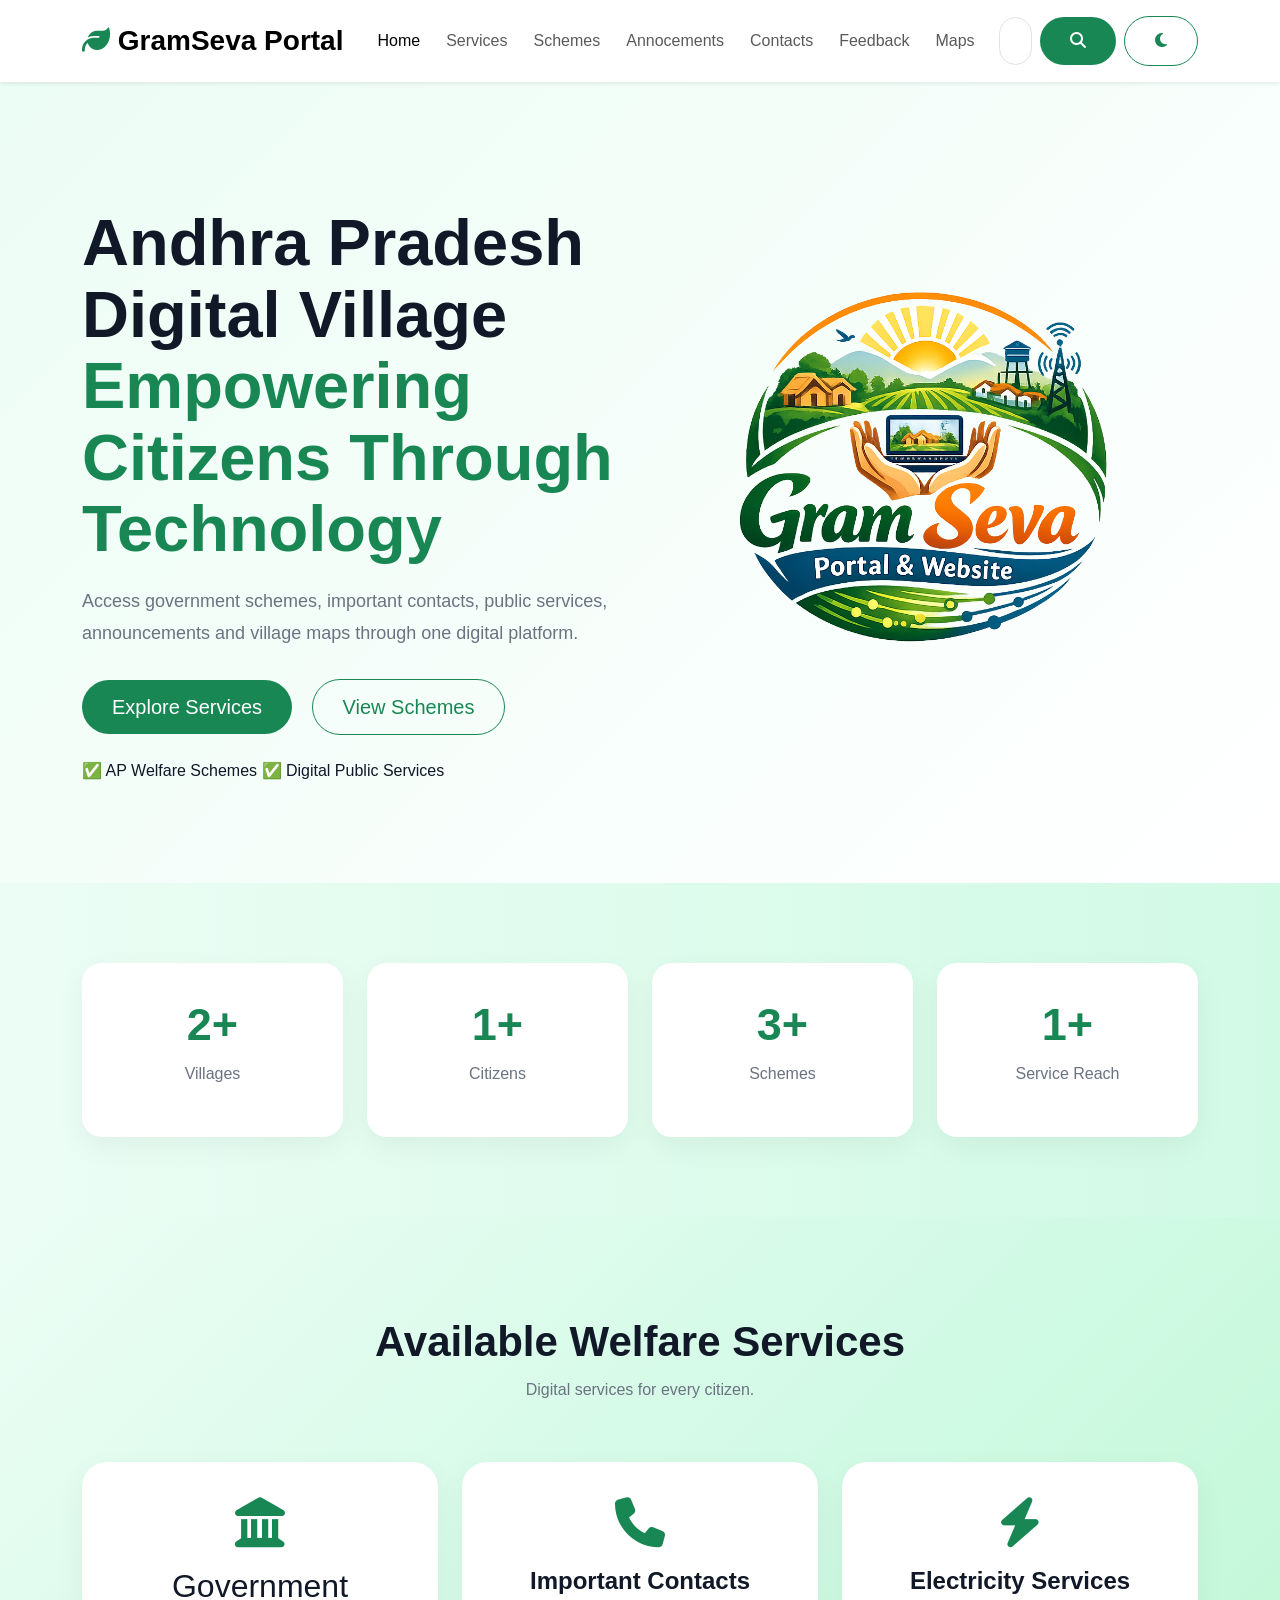
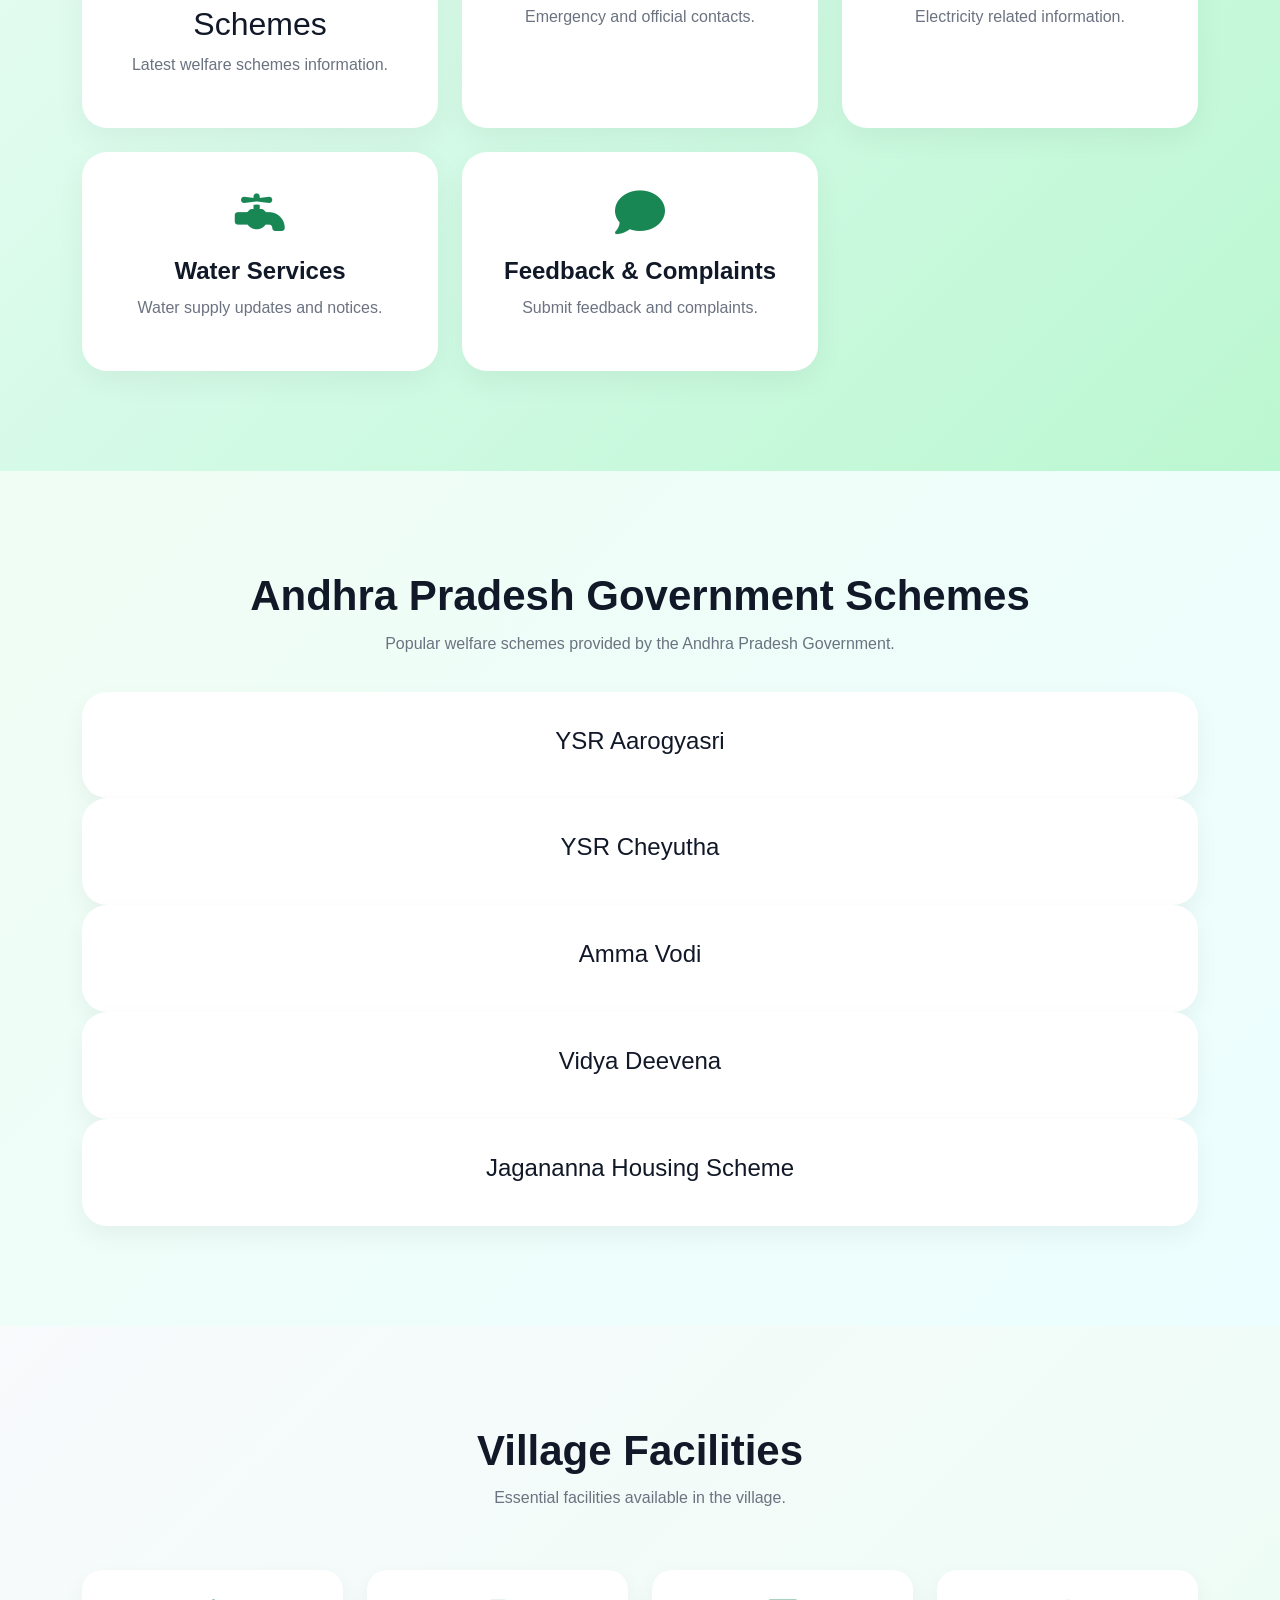
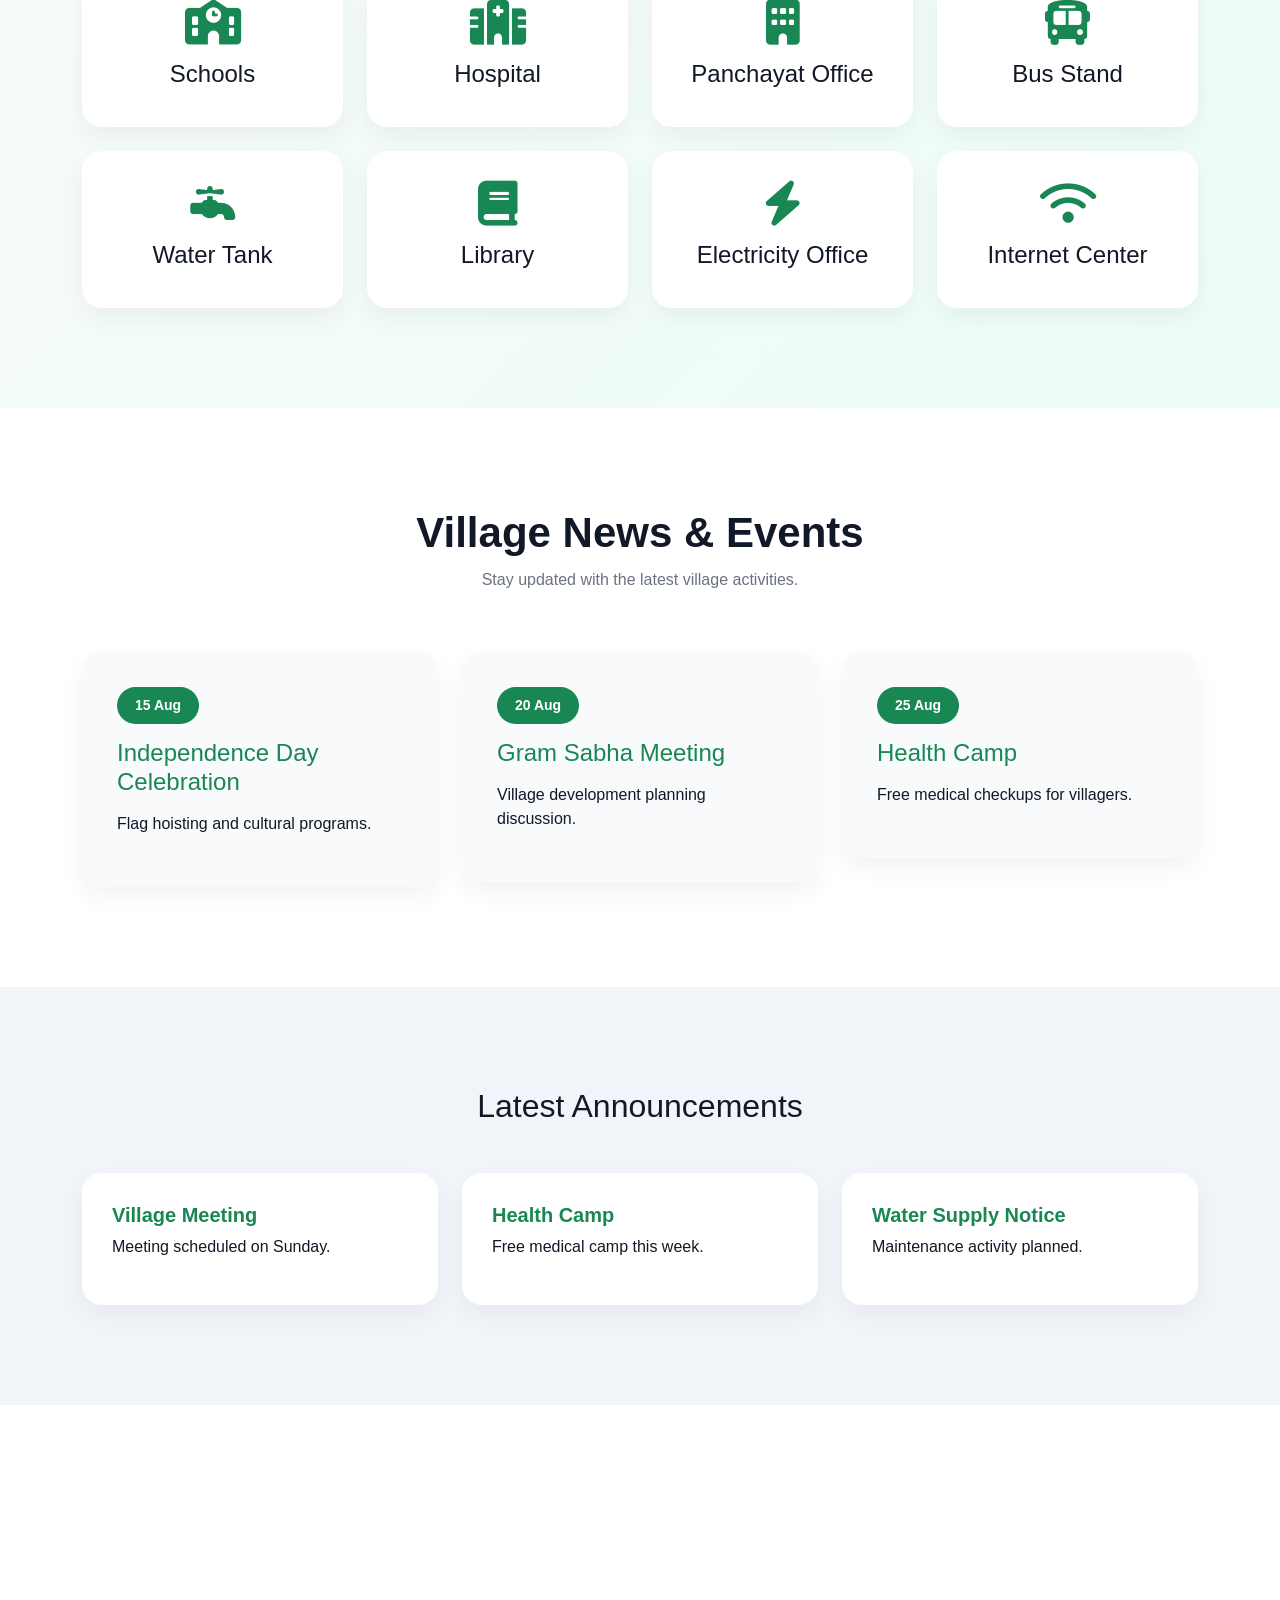
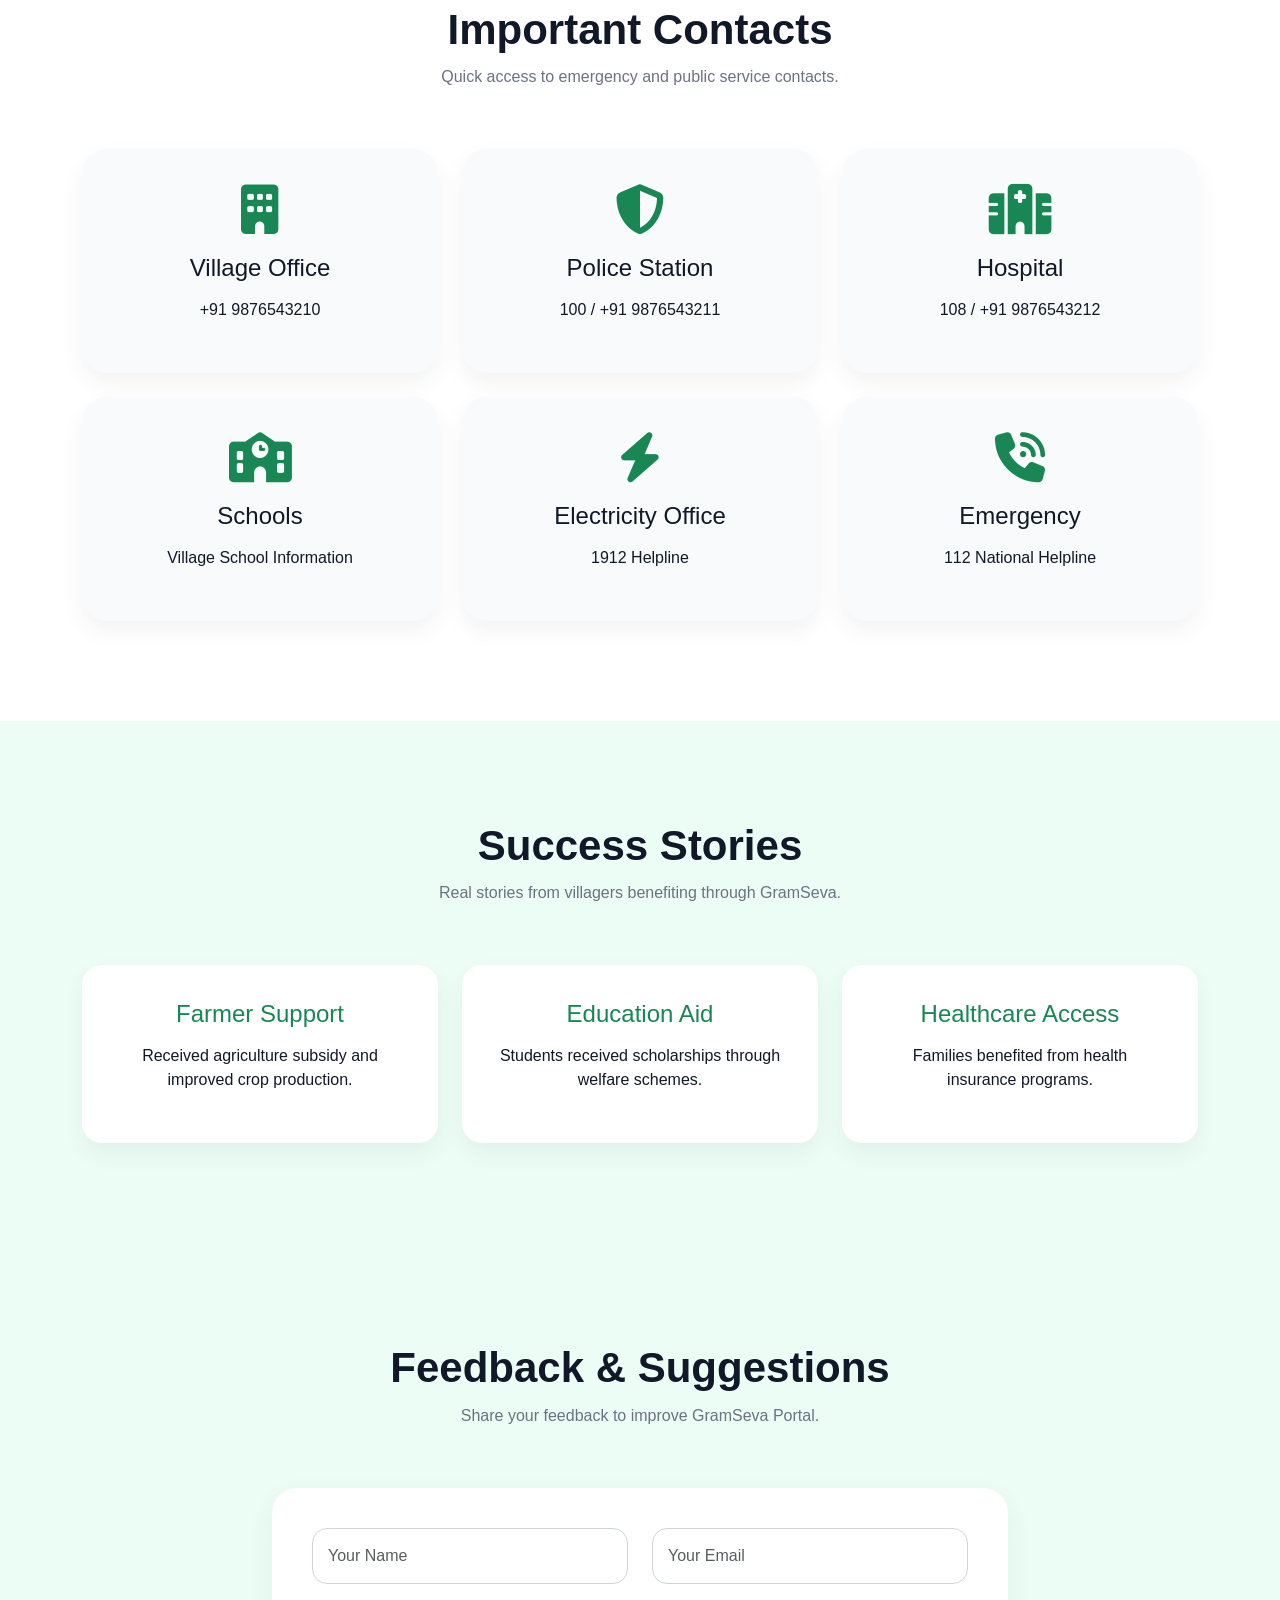
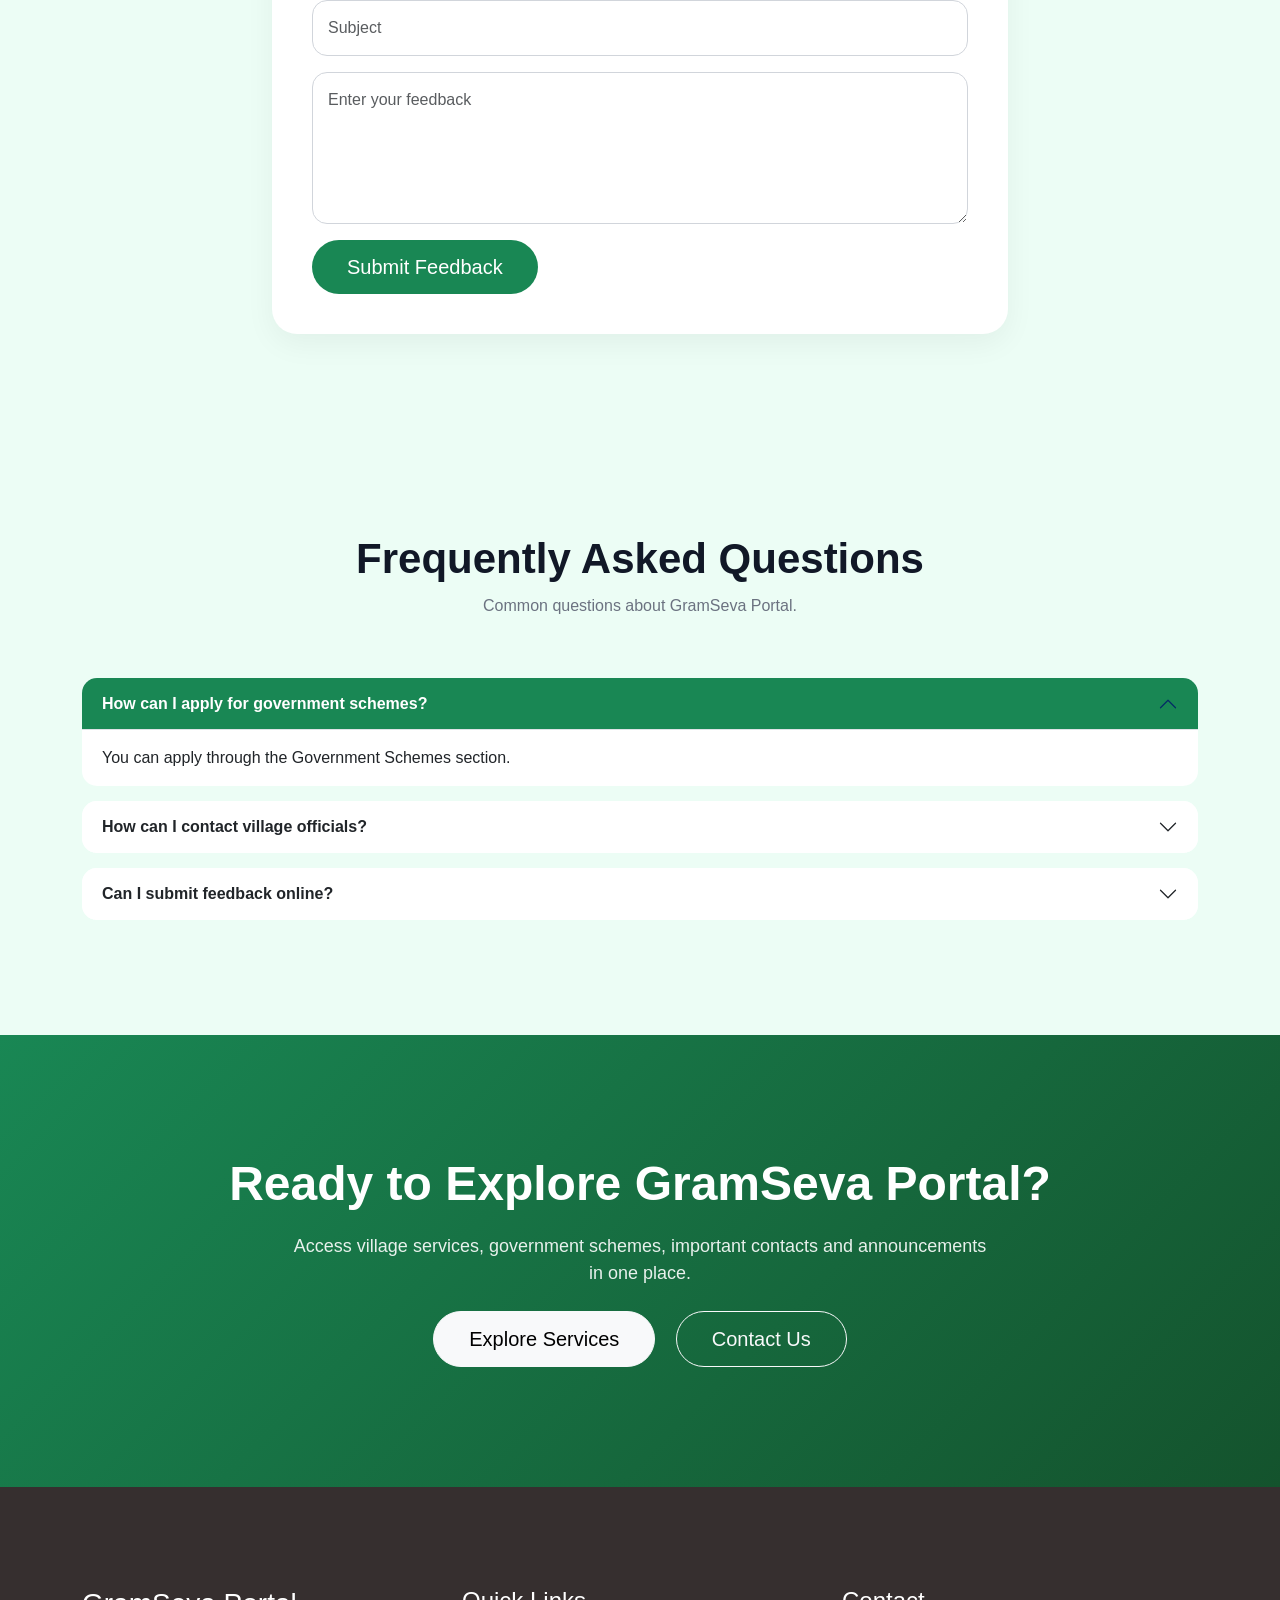
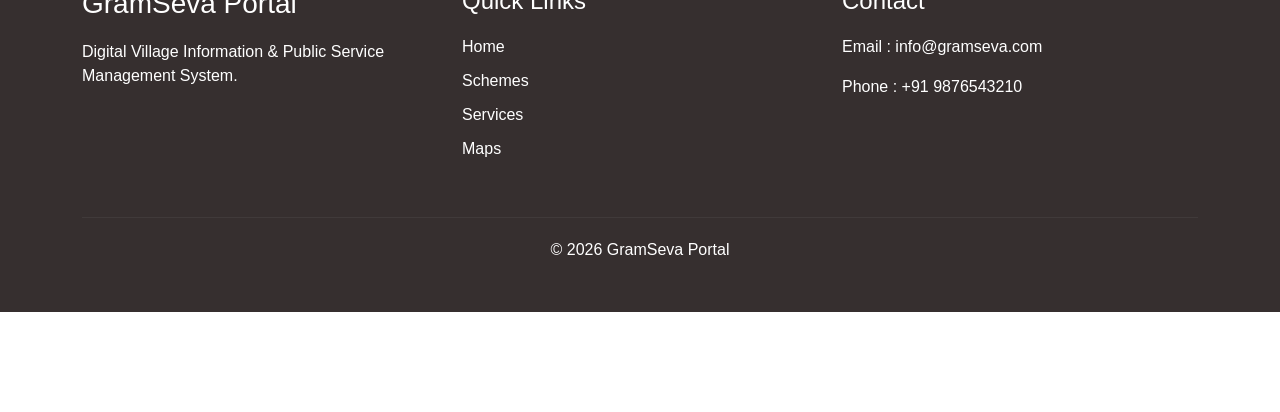
<file: index.html>
<!DOCTYPE html>
<html lang="en">
<head>
<meta charset="UTF-8">
<meta name="viewport" content="width=device-width, initial-scale=1.0">

<title>GramSeva Portal</title>

<link href="https://cdn.jsdelivr.net/npm/bootstrap@5.3.3/dist/css/bootstrap.min.css" rel="stylesheet">

<link rel="stylesheet"
href="https://cdnjs.cloudflare.com/ajax/libs/font-awesome/6.5.1/css/all.min.css">

<link rel="stylesheet" href="css/style.css">

</head>

<body>
    <div id="progressBar"></div>
    <div id="loader">
    <div class="spinner"></div>
</div>

<!-- NAVBAR -->

<nav class="navbar navbar-expand-lg navbar-light bg-white sticky-top shadow-sm">
<div class="container">

<a class="navbar-brand fw-bold" href="#">
<i class="fas fa-leaf text-success"></i>
GramSeva Portal
</a>

<button class="navbar-toggler" type="button"
data-bs-toggle="collapse"
data-bs-target="#navbarNav">

<span class="navbar-toggler-icon"></span>

</button>

<div class="collapse navbar-collapse" id="navbarNav">

<ul class="navbar-nav ms-auto">

<li class="nav-item">
<a class="nav-link active" href="#home">Home</a>
</li>

<li class="nav-item">
<a class="nav-link" href="#services">Services</a>
</li>

<li class="nav-item">
<a class="nav-link" href="#schemes">Schemes</a>
</li>

<li class="nav-item">
<a class="nav-link" href="#annocements">Annocements</a>
</li>


<li class="nav-item">
<a class="nav-link" href="#contacts">Contacts</a>
</li>

<li class="nav-item">
<a class="nav-link" href="#feedback">Feedback</a>
</li>

<a class="nav-link"
href="https://www.google.com/maps/place/Andhra+Pradesh"
target="_blank">
Maps
</a>

</ul>
<!-- ................................... -->
<form class="d-flex ms-3">
    <input
        class="form-control me-2"
        type="search"
        placeholder="Search Schemes">
        
    <button class="btn btn-success">
        <i class="fas fa-search"></i>
    </button>
</form>
<!-- theme work -->

<button id="themeToggle"
class="btn btn-outline-success ms-2">
<i class="fas fa-moon"></i>
</button>

</div>

</div>
</nav>

<!-- HERO -->
<section class="hero-section" id="home">

<div class="container">

<div class="row align-items-center">

<div class="col-lg-6">

<!-- <span class="hero-badge">
Digital Village Information System
</span> -->

<h1 class="hero-title">

Andhra Pradesh Digital Village 

<br>

<span>Empowering Citizens Through Technology</span>

</h1>

<p class="hero-text">

Access government schemes,
important contacts,
public services,
announcements and village maps
through one digital platform.

</p>

<div class="hero-buttons">

<a href="#" class="btn btn-success btn-lg">
Explore Services
</a>

<a href="#" class="btn btn-outline-success btn-lg">
View Schemes
</a>
<div class="hero-features mt-4">

<!-- <span>✅ 26 Districts</span> -->

<span>✅ AP Welfare Schemes</span>

<span>✅ Digital Public Services</span>

</div>

</div>

</div>

<div class="col-lg-6 text-center">

<img src="images/logo.png"
class="img-fluid">

</div>

</div>

</div>

</section>

<!-- <a class="navbar-brand fw-bold" href="#">
    <img src="images/logo.png"
         width="45"
         height="45"
         class="me-2">
    <centre>GramSeva Portal</centre>
</a> -->

<!-- STATS -->
<section class="stats-section">

<div class="container">

<div class="row g-4">

<div class="col-md-3">
<div class="stat-card">
<h2>120+</h2>
<p>Villages</p>
</div>
</div>

<div class="col-md-3">
<div class="stat-card">
<h2>25K+</h2>
<p>Citizens</p>
</div>
</div>

<div class="col-md-3">
<div class="stat-card">
<h2>300+</h2>
<p>Schemes</p>
</div>
</div>

<div class="col-md-3">
<div class="stat-card">
<h2>95%</h2>
<p>Service Reach</p>
</div>
</div>

</div>

</div>

</section>

<!-- WHAT WE PROVIDE -->

<section class="services-section" id="services">

<div class="container">

<div class="section-title">

<h2>
<a href="schemes.html" class="heading-link">
Available Welfare Services
</a>
</h2>

<p>
Digital services for every citizen.
</p>

</div>

<div class="row g-4">

<div class="col-md-4">

<div class="service-card">

<i class="fas fa-landmark"></i>

<h2>
    <a href="schemes.html" class="scheme-heading">
        Government Schemes
    </a>
</h2>
<p>
Latest welfare schemes information.
</p>

</div>

</div>

<!-- <div class="col-md-4"></div>

<div class="service-card"

onclick="window.open('https:https://www.google.com/maps/dir/Obulampalle,+Andhra+Pradesh+518543/Kadapa,+Andhra+Pradesh/@14.8108929,78.3294485,10z/data=!4m13!4m12!1m5!1m1!1s0x3bb45de9e7a086e3:0xcee65adc4a5f68c8!2m2!1d78.5506219!2d15.1355988!1m5!1m1!1s0x3bb37210d4f26f87:0xaf158859a18a02a0!2m2!1d78.8241068!2d14.4698779?entry=ttu&g_ep=EgoyMDI2MDYwMS4wIKXMDSoASAFQAw%3D%3D','_blank')">

<i class="fas fa-map-marked-alt"></i>

<h4>Village Map</h4>

<p>View village location and map details.</p>

</div> -->

<div class="col-md-4">

<div class="service-card">

<i class="fas fa-phone"></i>

<h4>Important Contacts</h4>

<p>
Emergency and official contacts.
</p>

</div>

</div>

<div class="col-md-4">

<div class="service-card">

<i class="fas fa-bolt"></i>

<h4>Electricity Services</h4>

<p>
Electricity related information.
</p>

</div>

</div>

<div class="col-md-4">

<div class="service-card">

<i class="fas fa-faucet"></i>

<h4>Water Services</h4>

<p>
Water supply updates and notices.
</p>

</div>

</div>

<div class="col-md-4">

<div class="service-card">

<i class="fas fa-comment"></i>

<h4>Feedback & Complaints</h4>

<p>
Submit feedback and complaints.
</p>

</div>

</div>

</div>

</div>

</section>



<section class="schemes-section" id="schemes">

  
<div class="container">

<div class="section-title">
<h2>Andhra Pradesh Government Schemes</h2>
<p>Popular welfare schemes provided by the Andhra Pradesh Government.</p>
</div>

<div class="row g-4">


</div>
<!-- <a href="schemes.html" class="scheme-link">

<div class="scheme-card">

<i class="fas fa-tractor"></i>

<h4>YSR Rythu Bharosa</h4>

<p>Financial assistance for farmers.</p>

</div>

</a> -->




<a href="schemes.html" class="scheme-link">
<div class="scheme-card">
<h4>YSR Aarogyasri</h4>
</div>
</a>




<a href="schemes.html" class="scheme-link">
<div class="scheme-card">
<h4>YSR Cheyutha</h4>
</div>
</a>



<a href="schemes.html" class="scheme-link">
<div class="scheme-card">
<h4>Amma Vodi</h4>
</div>
</a>





<a href="schemes.html" class="scheme-link">
<div class="scheme-card">
<h4>Vidya Deevena</h4>
</div>
</a>




<a href="schemes.html" class="scheme-link">
<div class="scheme-card">
<h4>Jagananna Housing Scheme</h4>
</div>
</a>


</div>

</div>
</section>



<!-- <section class="schemes-section">
  <div class="container">

    <div class="section-title">
      <h2>Government Schemes</h2>
      <p>Explore welfare schemes available for citizens.</p>
    </div>

    <div class="row g-4">

      <div class="col-md-4">
        <div class="scheme-card">
          <i class="fas fa-seedling"></i>
          <h4>Agriculture Schemes</h4>
          <p>Support and subsidies for farmers.</p>
        </div>
      </div>

      <div class="col-md-4">
        <div class="scheme-card">
          <i class="fas fa-graduation-cap"></i>
          <h4>Education Schemes</h4>
          <p>Scholarships and educational support.</p>
        </div>
      </div>

      <div class="col-md-4">
        <div class="scheme-card">
          <i class="fas fa-heartbeat"></i>
          <h4>Health Schemes</h4>
          <p>Healthcare benefits and insurance.</p>
        </div>
      </div>

      <div class="col-md-4">
        <div class="scheme-card">
          <i class="fas fa-user-shield"></i>
          <h4>Pension Schemes</h4>
          <p>Financial support for senior citizens.</p>
        </div>
      </div>

      <div class="col-md-4">
        <div class="scheme-card">
          <i class="fas fa-female"></i>
          <h4>Women Welfare</h4>
          <p>Empowerment and welfare programs.</p>
        </div>
      </div>

      <div class="col-md-4">
        <div class="scheme-card">
          <i class="fas fa-home"></i>
          <h4>Housing Schemes</h4>
          <p>Affordable housing initiatives.</p>
        </div>
      </div>

    </div>
  </div>
</section>

<section class="gallery-section">

<div class="container">

<div class="section-title">
<h2>Village Gallery</h2>
<p>Moments of development and community growth.</p>
</div>

<div class="row g-4">

<div class="col-md-4">
<div class="gallery-card">
<img src="images/gallery1.jpg" class="img-fluid">
</div>
</div>

<div class="col-md-4">
<div class="gallery-card">
<img src="images/gallery2.jpg" class="img-fluid">
</div>
</div>

<div class="col-md-4">
<div class="gallery-card">
<img src="images/gallery3.jpg" class="img-fluid">
</div>
</div>

</div>

</div>

</section> -->

<section class="facilities-section">

<div class="container">

<div class="section-title">
<h2>Village Facilities</h2>
<p>Essential facilities available in the village.</p>
</div>

<div class="row g-4">

<div class="col-md-3">
<div class="facility-card">
<i class="fas fa-school"></i>
<h4>Schools</h4>
</div>
</div>

<div class="col-md-3">
<div class="facility-card">
<i class="fas fa-hospital"></i>
<h4>Hospital</h4>
</div>
</div>

<div class="col-md-3">
<div class="facility-card">
<i class="fas fa-building"></i>
<h4>Panchayat Office</h4>
</div>
</div>

<div class="col-md-3">
<div class="facility-card">
<i class="fas fa-bus"></i>
<h4>Bus Stand</h4>
</div>
</div>

<div class="col-md-3">
<div class="facility-card">
<i class="fas fa-faucet"></i>
<h4>Water Tank</h4>
</div>
</div>

<div class="col-md-3">
<div class="facility-card">
<i class="fas fa-book"></i>
<h4>Library</h4>
</div>
</div>

<div class="col-md-3">
<div class="facility-card">
<i class="fas fa-bolt"></i>
<h4>Electricity Office</h4>
</div>
</div>

<div class="col-md-3">
<div class="facility-card">
<i class="fas fa-wifi"></i>
<h4>Internet Center</h4>
</div>
</div>

</div>

</div>

</section>


<section class="events-section">

<div class="container">

<div class="section-title">
<h2>Village News & Events</h2>
<p>Stay updated with the latest village activities.</p>
</div>

<div class="row g-4">

<div class="col-md-4">
<div class="event-card">
<span class="event-date">15 Aug</span>
<h4>Independence Day Celebration</h4>
<p>Flag hoisting and cultural programs.</p>
</div>
</div>

<div class="col-md-4">
<div class="event-card">
<span class="event-date">20 Aug</span>
<h4>Gram Sabha Meeting</h4>
<p>Village development planning discussion.</p>
</div>
</div>

<div class="col-md-4">
<div class="event-card">
<span class="event-date">25 Aug</span>
<h4>Health Camp</h4>
<p>Free medical checkups for villagers.</p>
</div>
</div>

</div>

</div>

</section>

<!-- ANNOUNCEMENTS -->

<section class="announcement-section" id ="annocements">

<div class="container">

<h2 class="text-center mb-5">
Latest Announcements
</h2>

<div class="row g-4">

<div class="col-md-4">

<div class="announcement-card">

<h5>Village Meeting</h5>

<p>
Meeting scheduled on Sunday.
</p>

</div>

</div>

<div class="col-md-4">

<div class="announcement-card">

<h5>Health Camp</h5>

<p>
Free medical camp this week.
</p>

</div>

</div>

<div class="col-md-4">

<div class="announcement-card">

<h5>Water Supply Notice</h5>

<p>
Maintenance activity planned.
</p>

</div>

</div>

</div>

</div>

</section>


<section class="contacts-section"><section class="contacts-section" id="contacts">
  
<div class="container">

<div class="section-title">
<h2>Important Contacts</h2>
<p>Quick access to emergency and public service contacts.</p>
</div>

<div class="row g-4">

<div class="col-md-4">
<div class="contact-card">
<i class="fas fa-building"></i>
<h4>Village Office</h4>
<p>+91 9876543210</p>
</div>
</div>

<div class="col-md-4">
<div class="contact-card">
<i class="fas fa-shield-halved"></i>
<h4>Police Station</h4>
<p>100 / +91 9876543211</p>
</div>
</div>

<div class="col-md-4">
<div class="contact-card">
<i class="fas fa-hospital"></i>
<h4>Hospital</h4>
<p>108 / +91 9876543212</p>
</div>
</div>

<div class="col-md-4">
<div class="contact-card">
<i class="fas fa-school"></i>
<h4>Schools</h4>
<p>Village School Information</p>
</div>
</div>

<div class="col-md-4">
<div class="contact-card">
<i class="fas fa-bolt"></i>
<h4>Electricity Office</h4>
<p>1912 Helpline</p>
</div>
</div>

<div class="col-md-4">
<div class="contact-card">
<i class="fas fa-phone-volume"></i>
<h4>Emergency</h4>
<p>112 National Helpline</p>
</div>
</div>

</div>

</div>

</section>



<!-- sucess section -->

<section class="success-section">

<div class="container">

<div class="section-title">
<h2>Success Stories</h2>
<p>Real stories from villagers benefiting through GramSeva.</p>
</div>

<div class="row g-4">

<div class="col-md-4">
<div class="success-card">
<h4>Farmer Support</h4>
<p>
Received agriculture subsidy and improved crop production.
</p>
</div>
</div>

<div class="col-md-4">
<div class="success-card">
<h4>Education Aid</h4>
<p>
Students received scholarships through welfare schemes.
</p>
</div>
</div>

<div class="col-md-4">
<div class="success-card">
<h4>Healthcare Access</h4>
<p>
Families benefited from health insurance programs.
</p>
</div>
</div>

</div>

</div>

</section>







<!-- feed back sec -->

<section class="feedback-section" id="feedback">

<div class="container">

<div class="section-title">
<h2>Feedback & Suggestions</h2>
<p>Share your feedback to improve GramSeva Portal.</p>
</div>

<div class="row justify-content-center">

<div class="col-lg-8">

<form class="feedback-form">

<div class="row">

<div class="col-md-6 mb-3">
<input type="text"
class="form-control"
placeholder="Your Name">
</div>

<div class="col-md-6 mb-3">
<input type="email"
class="form-control"
placeholder="Your Email">
</div>

</div>

<div class="mb-3">
<input type="text"
class="form-control"
placeholder="Subject">
</div>

<div class="mb-3">
<textarea
class="form-control"
rows="5"
placeholder="Enter your feedback">
</textarea>
</div>

<button
class="btn btn-success btn-lg">
Submit Feedback
</button>

</form>

</div>

</div>

</div>

</section>

<section class="faq-section">

<div class="container">

<div class="section-title">
<h2>Frequently Asked Questions</h2>
<p>Common questions about GramSeva Portal.</p>
</div>

<div class="accordion" id="faqAccordion">

<div class="accordion-item">
<h2 class="accordion-header">
<button class="accordion-button" data-bs-toggle="collapse" data-bs-target="#faq1">
How can I apply for government schemes?
</button>
</h2>
<div id="faq1" class="accordion-collapse collapse show">
<div class="accordion-body">
You can apply through the Government Schemes section.
</div>
</div>
</div>

<div class="accordion-item">
<h2 class="accordion-header">
<button class="accordion-button collapsed" data-bs-toggle="collapse" data-bs-target="#faq2">
How can I contact village officials?
</button>
</h2>
<div id="faq2" class="accordion-collapse collapse">
<div class="accordion-body">
Visit the Important Contacts section.
</div>
</div>
</div>

<div class="accordion-item">
<h2 class="accordion-header">
<button class="accordion-button collapsed" data-bs-toggle="collapse" data-bs-target="#faq3">
Can I submit feedback online?
</button>
</h2>
<div id="faq3" class="accordion-collapse collapse">
<div class="accordion-body">
Yes, use the Feedback section to send suggestions.
</div>
</div>
</div>

</div>

</div>

</section>


<section class="cta-section">

<div class="container text-center">

<h2>Ready to Explore GramSeva Portal?</h2>

<p>
Access village services, government schemes,
important contacts and announcements in one place.
</p>

<div class="mt-4">

<a href="#" class="btn btn-light btn-lg me-3">
Explore Services
</a>

<a href="#" class="btn btn-outline-light btn-lg">
Contact Us
</a>

</div>

</div>

</section>



<!-- FOOTER -->

<footer class="footer">

<div class="container">

<div class="row">

<div class="col-md-4">

<h3>GramSeva Portal</h3>

<p>
Digital Village Information &
Public Service Management System.
</p>

</div>

<div class="col-md-4">

<h4>Quick Links</h4>

<ul>

<li>Home</li>

<li>Schemes</li>

<li>Services</li>

<li>Maps</li>

</ul>

</div>

<div class="col-md-4">

<h4>Contact</h4>

<p>Email : info@gramseva.com</p>

<p>Phone : +91 9876543210</p>

</div>

</div>

<hr>

<div class="text-center">

© 2026 GramSeva Portal

</div>

</div>

</footer>

<script src="https://cdn.jsdelivr.net/npm/bootstrap@5.3.3/dist/js/bootstrap.bundle.min.js"></script>
<script src="js/script.js"></script>
</body>
</html>
</file>
<file: css/style.css>
/* =========================
   GOOGLE FONT
========================= */
/* body{
    background:red !important;
} */

.stats-section{
    padding:80px 0;
    background:linear-gradient(
        to right,
        #ecfdf5,
        #d1fae5
    );
}
@import url('https://fonts.googleapis.com/css2?family=Poppins:wght@300;400;500;600;700;800&display=swap');

*{
    margin:0;
    padding:0;
    box-sizing:border-box;
    font-family:'Poppins',sans-serif;
}

html{
    scroll-behavior:smooth;
}

body{
    background:#f8fafc;
    color:#111827;
    overflow-x:hidden;
}

/* =========================
   NAVBAR
========================= */

.navbar{
    padding:15px 0;
    background:#fff !important;
}

.navbar-brand{
    font-size:28px;
    font-weight:700;
}

.nav-link{
    font-weight:500;
    margin-left:10px;
    transition:.3s;
}

.nav-link:hover{
    color:#198754 !important;
}

/* =========================
   HERO SECTION
========================= */

.hero-section{
    padding:100px 0;
    background:linear-gradient(
    135deg,
    #ecfdf5,
    #ffffff
    );
}

.hero-badge{
    background:#dcfce7;
    color:#166534;
    padding:10px 20px;
    border-radius:50px;
    font-size:14px;
    font-weight:600;
}

.hero-title{
    font-size:65px;
    font-weight:800;
    margin-top:25px;
    line-height:1.1;
}

.hero-title span{
    color:#198754;
}

.hero-text{
    margin-top:20px;
    font-size:18px;
    color:#6b7280;
    line-height:1.8;
}

.hero-buttons{
    margin-top:30px;
}

.hero-buttons .btn{
    margin-right:15px;
}

.hero-section img{
    animation:float 4s ease-in-out infinite;
}

@keyframes float{
    0%{
        transform:translateY(0px);
    }

    50%{
        transform:translateY(-15px);
    }

    100%{
        transform:translateY(0px);
    }
}

/* =========================
   STATS
========================= */

.stats-section{
    padding:80px 0;
}

.stat-card{
    background:#fff;
    border-radius:20px;
    padding:35px;
    text-align:center;
    box-shadow:0 10px 30px rgba(0,0,0,.05);
    transition:.4s;
}

.stat-card:hover{
    transform:translateY(-10px);
}

.stat-card h2{
    color:#198754;
    font-size:45px;
    font-weight:700;
}

.stat-card p{
    margin-top:10px;
    color:#6b7280;
}

/* =========================
   SECTION TITLE
========================= */

.section-title{
    text-align:center;
    margin-bottom:60px;
}

.section-title h2{
    font-size:42px;
    font-weight:700;
}

.section-title p{
    color:#6b7280;
    margin-top:10px;
}

/* =========================
   SERVICES
========================= */

.services-section{
    padding:100px 0;
       background:linear-gradient(
        135deg,
        #ecfdf5,
        #d1fae5,
        #bbf7d0
    );
}


.service-card{
    background:#fff;
    border-radius:25px;
    padding:35px;
    text-align:center;
    height:100%;
    transition:.4s;
    box-shadow:0 10px 30px rgba(0,0,0,.05);
}

.service-card:hover{
    transform:translateY(-12px);
    background:#198754;
    color:#fff;
}

.service-card:hover p{
    color:#fff;
}

.service-card i{
    font-size:50px;
    margin-bottom:20px;
    color:#198754;
}

.service-card:hover i{
    color:#fff;
}

.service-card h4{
    font-weight:600;
}

.service-card p{
    margin-top:10px;
    color:#6b7280;
}

/* =========================
   REACH SECTION
========================= */

.reach-section{
    padding:100px 0;
    background:#ecfdf5;
}

.reach-section h2{
    font-size:45px;
    font-weight:700;
}

.reach-section p{
    color:#6b7280;
    margin-bottom:40px;
}

.map-image{
    max-width:800px;
    width:100%;
    border-radius:25px;
    box-shadow:0 15px 40px rgba(0,0,0,.1);
}

/* =========================
   TIMELINE
========================= */

.timeline-section{
    padding:100px 0;
}

.timeline{
    display:grid;
    grid-template-columns:repeat(4,1fr);
    gap:25px;
}

.timeline-item{
    background:#fff;
    padding:30px;
    border-radius:20px;
    text-align:center;
    box-shadow:0 10px 25px rgba(0,0,0,.05);
    transition:.3s;
}

.timeline-item:hover{
    transform:translateY(-10px);
}

.timeline-item h4{
    color:#198754;
    font-weight:700;
}

.timeline-item p{
    margin-top:10px;
    color:#6b7280;
}

/* =========================
   ANNOUNCEMENTS
========================= */

.announcement-section{
    padding:100px 0;
    background:#f1f5f9;
}

.announcement-card{
    background:#fff;
    padding:30px;
    border-radius:20px;
    box-shadow:0 10px 25px rgba(0,0,0,.05);
    transition:.3s;
}

.announcement-card:hover{
    transform:translateY(-10px);
}

.announcement-card h5{
    color:#198754;
    font-weight:600;
}

/* =========================
   FOOTER
========================= */

.footer{
    background:#362f2f;
    color:#fff;
    padding:100px 0 50px;
}

.footer h3,
.footer h4{
    margin-bottom:20px;
}

.footer ul{
    list-style:none;
    padding:0;
}

.footer ul li{
    margin-bottom:10px;
}

.footer hr{
    margin-top:40px;
    margin-bottom:20px;
    border-color:rgba(255,255,255,.2);
}

/* =========================
   BUTTONS
========================= */

.btn-success{
    background:#198754;
    border:none;
    padding:12px 30px;
    border-radius:50px;
}

.btn-outline-success{
    border-radius:50px;
    padding:12px 30px;
}

/* =========================
   SCROLLBAR
========================= */

::-webkit-scrollbar{
    width:10px;
}

::-webkit-scrollbar-track{
    background:#f1f1f1;
}

::-webkit-scrollbar-thumb{
    background:#198754;
    border-radius:20px;
}

/* =========================
   RESPONSIVE
========================= */

@media(max-width:991px){

.hero-title{
    font-size:45px;
    text-align:center;
}

.hero-text{
    text-align:center;
}

.hero-buttons{
    text-align:center;
}

.hero-badge{
    display:block;
    width:max-content;
    margin:auto;
}

.hero-section{
    text-align:center;
}

.timeline{
    grid-template-columns:1fr;
}

}

@media(max-width:768px){

.hero-title{
    font-size:36px;
}

.section-title h2{
    font-size:32px;
}

.reach-section h2{
    font-size:32px;
}

.stat-card h2{
    font-size:35px;
}

}

.schemes-section{
    padding:100px 0;
    background:#fff;
}

.scheme-card{
    background:#f8fafc;
    border-radius:25px;
    padding:35px;
    text-align:center;
    transition:.4s;
    box-shadow:0 10px 25px rgba(0,0,0,.05);
    height:100%;
}

.scheme-card:hover{
    transform:translateY(-10px);
    background:#198754;
    color:#fff;
}

.scheme-card i{
    font-size:50px;
    margin-bottom:20px;
    color:#198754;
}

.scheme-card:hover i{
    color:#fff;
}

.scheme-card p{
    color:#6b7280;
}

.scheme-card:hover p{
    color:#fff;
}

.timeline-section{
    padding:100px 0;
    background:#04794a;
    color:white;
}

.timeline-item{
    background:white;
}

.feedback-section{
    padding:100px 0;
    background:#ecfdf5;
}

.feedback-form{
    background:#fff;
    padding:40px;
    border-radius:25px;
    box-shadow:0 10px 30px rgba(0,0,0,.05);
}

.feedback-form .form-control{
    border-radius:15px;
    padding:15px;
    border:1px solid #d1d5db;
}

.feedback-form .form-control:focus{
    box-shadow:none;
    border-color:#198754;
}

.feedback-form button{
    border-radius:50px;
    padding:12px 35px;
}
.contacts-section{
    padding:100px 0;
    background:#ffffff;
}

.contact-card{
    background:#f8fafc;
    padding:35px;
    border-radius:25px;
    text-align:center;
    transition:.4s;
    box-shadow:0 10px 25px rgba(0,0,0,.05);
}

.contact-card:hover{
    background:#198754;
    color:white;
    transform:translateY(-10px);
}

.contact-card i{
    font-size:50px;
    margin-bottom:20px;
    color:#198754;
}

.contact-card:hover i{
    color:white;
}

.contact-card h4{
    margin-bottom:15px;
}


.schemes-section{
    padding:100px 0;
    background:linear-gradient(135deg,#f0fdf4,#ecfeff);
}

.scheme-card{
    background:#fff;
    border-radius:25px;
    padding:35px;
    text-align:center;
    height:100%;
    transition:.4s;
    box-shadow:0 10px 25px rgba(0,0,0,.05);
}

.scheme-card:hover{
    transform:translateY(-10px);
    background:#198754;
    color:#fff;
}

.scheme-card i{
    font-size:50px;
    margin-bottom:20px;
    color:#198754;
}

.scheme-card:hover i{
    color:#fff;
}

.scheme-card p{
    color:#6b7280;
}

.scheme-card:hover p{
    color:#fff;
}

.gallery-section{
    padding:100px 0;
    background:#ffffff;
}

.gallery-card{
    overflow:hidden;
    border-radius:20px;
}

.gallery-card img{
    width:100%;
    height:250px;
    object-fit:cover;
    transition:.4s;
}

.gallery-card:hover img{
    transform:scale(1.08);
}

.success-section{
    padding:100px 0;
    background:#ecfdf5;
}

.success-card{
    background:#fff;
    padding:35px;
    border-radius:20px;
    text-align:center;
    box-shadow:0 10px 25px rgba(0,0,0,.05);
    transition:.4s;
}

.success-card:hover{
    transform:translateY(-10px);
}

.success-card h4{
    color:#198754;
    margin-bottom:15px;
}

.facilities-section{
    padding:100px 0;
    background:linear-gradient(135deg,#f8fafc,#ecfdf5);
}

.facility-card{
    background:#fff;
    padding:30px;
    text-align:center;
    border-radius:20px;
    transition:.4s;
    box-shadow:0 10px 25px rgba(0,0,0,.05);
}

.facility-card:hover{
    transform:translateY(-10px);
    background:#198754;
    color:#fff;
}

.facility-card i{
    font-size:45px;
    margin-bottom:15px;
    color:#198754;
}

.facility-card:hover i{
    color:#fff;
}




.events-section{
    padding:100px 0;
    background:#ffffff;
}

.event-card{
    background:#f8fafc;
    padding:35px;
    border-radius:20px;
    box-shadow:0 10px 25px rgba(0,0,0,.05);
    transition:.4s;
    position:relative;
}

.event-card:hover{
    transform:translateY(-10px);
}

.event-date{
    display:inline-block;
    background:#198754;
    color:#fff;
    padding:8px 18px;
    border-radius:30px;
    margin-bottom:15px;
    font-size:14px;
    font-weight:600;
}

.event-card h4{
    margin-bottom:15px;
    color:#198754;
}



.faq-section{
    padding:100px 0;
    background:#ecfdf5;
}

.accordion-item{
    border:none;
    margin-bottom:15px;
    border-radius:15px !important;
    overflow:hidden;
}

.accordion-button{
    font-weight:600;
}

.accordion-button:not(.collapsed){
    background:#198754;
    color:#fff;
}

.cta-section{
    padding:120px 0;
    background:linear-gradient(
        135deg,
        #198754,
        #14532d
    );
    color:#fff;
}

.cta-section h2{
    font-size:48px;
    font-weight:700;
    margin-bottom:20px;
}

.cta-section p{
    max-width:700px;
    margin:auto;
    font-size:18px;
    opacity:.9;
}

.cta-section .btn{
    border-radius:50px;
    padding:12px 35px;
}

/* ''''''''''''''''''''''  Search bar '''''''''''''''''''*/
.navbar .form-control{
    border-radius:30px;
}

.navbar .btn{
    border-radius:30px;
}

/* theme work */
/* FULL WEBSITE DARK MODE */

body.dark-mode{
    background:#111827 !important;
    color:#ffffff !important;
}

/* Sections */

body.dark-mode .hero-section,
body.dark-mode .stats-section,
body.dark-mode .services-section,
body.dark-mode .reach-section,
body.dark-mode .timeline-section,
body.dark-mode .schemes-section,
body.dark-mode .contacts-section,
body.dark-mode .announcement-section,
body.dark-mode .feedback-section,
body.dark-mode .gallery-section,
body.dark-mode .success-section,
body.dark-mode .facilities-section,
body.dark-mode .events-section,
body.dark-mode .faq-section{
    background:#111827 !important;
    color:#ffffff !important;
}

/* Navbar */

body.dark-mode .navbar{
    background:#1f2937 !important;
}

body.dark-mode .nav-link,
body.dark-mode .navbar-brand{
    color:white !important;
}

/* Cards */

body.dark-mode .stat-card,
body.dark-mode .service-card,
body.dark-mode .scheme-card,
body.dark-mode .contact-card,
body.dark-mode .announcement-card,
body.dark-mode .timeline-item,
body.dark-mode .success-card,
body.dark-mode .facility-card,
body.dark-mode .event-card,
body.dark-mode .feedback-form{
    background:#1f2937 !important;
    color:white !important;
}

/* Text */

body.dark-mode p,
body.dark-mode h1,
body.dark-mode h2,
body.dark-mode h3,
body.dark-mode h4,
body.dark-mode h5,
body.dark-mode h6{
    color:white !important;
}

/* Footer */

body.dark-mode .footer{
    background:#000000 !important;
}


#progressBar{
    position:fixed;
    top:0;
    left:0;
    width:0%;
    height:5px;
    background:linear-gradient(
        90deg,
        #198754,
        #22c55e
    );
    z-index:99999;
}

#loader{
    position:fixed;
    width:100%;
    height:100%;
    background:#fff;
    display:flex;
    justify-content:center;
    align-items:center;
    z-index:999999;
}

.spinner{
    width:60px;
    height:60px;
    border:6px solid #ddd;
    border-top:6px solid #198754;
    border-radius:50%;
    animation:spin 1s linear infinite;
}

@keyframes spin{
    100%{
        transform:rotate(360deg);
    }
}

.district-section{
    padding:100px 0;
    background:#f8fafc;
}

.district-btn{
    width:100%;
    margin-bottom:10px;
    border:none;
    background:#198754;
    color:white;
    padding:15px;
    border-radius:10px;
    transition:.3s;
}

.district-btn:hover{
    background:#14532d;
}

.district-info{
    background:white;
    padding:30px;
    border-radius:20px;
    min-height:300px;
    box-shadow:0 10px 25px rgba(0,0,0,.05);
}

/* ap map */

.ap-map{
    width:100%;
    height:700px;
    border-radius:20px;
}

.district-details{
    margin-top:30px;
    background:#fff;
    padding:25px;
    border-radius:20px;
    box-shadow:0 10px 25px rgba(0,0,0,.05);
}

.district-details{
    margin-top:20px;
    padding:25px;
    background:white;
    border-radius:15px;
    box-shadow:0 5px 20px rgba(0,0,0,.1);
}


.district-details{
    margin-top:20px;
    padding:25px;
    background:#fff;
    border-radius:20px;
    box-shadow:0 5px 20px rgba(0,0,0,.1);
}

.scheme-link{
    text-decoration:none;
    color:inherit;
    display:block;
}
.heading-link{
    text-decoration:none;
    color:inherit;
}

.scheme-heading{
    text-decoration:none;
    color:inherit;
}

.scheme-heading:hover{
    color:#198754;
}

.card-link{
    text-decoration:none;
    color:inherit;
    display:block;
}

.service-card{
    cursor:pointer;
    text-decoration:none;
    color:inherit;
    display:block
}
</file>
